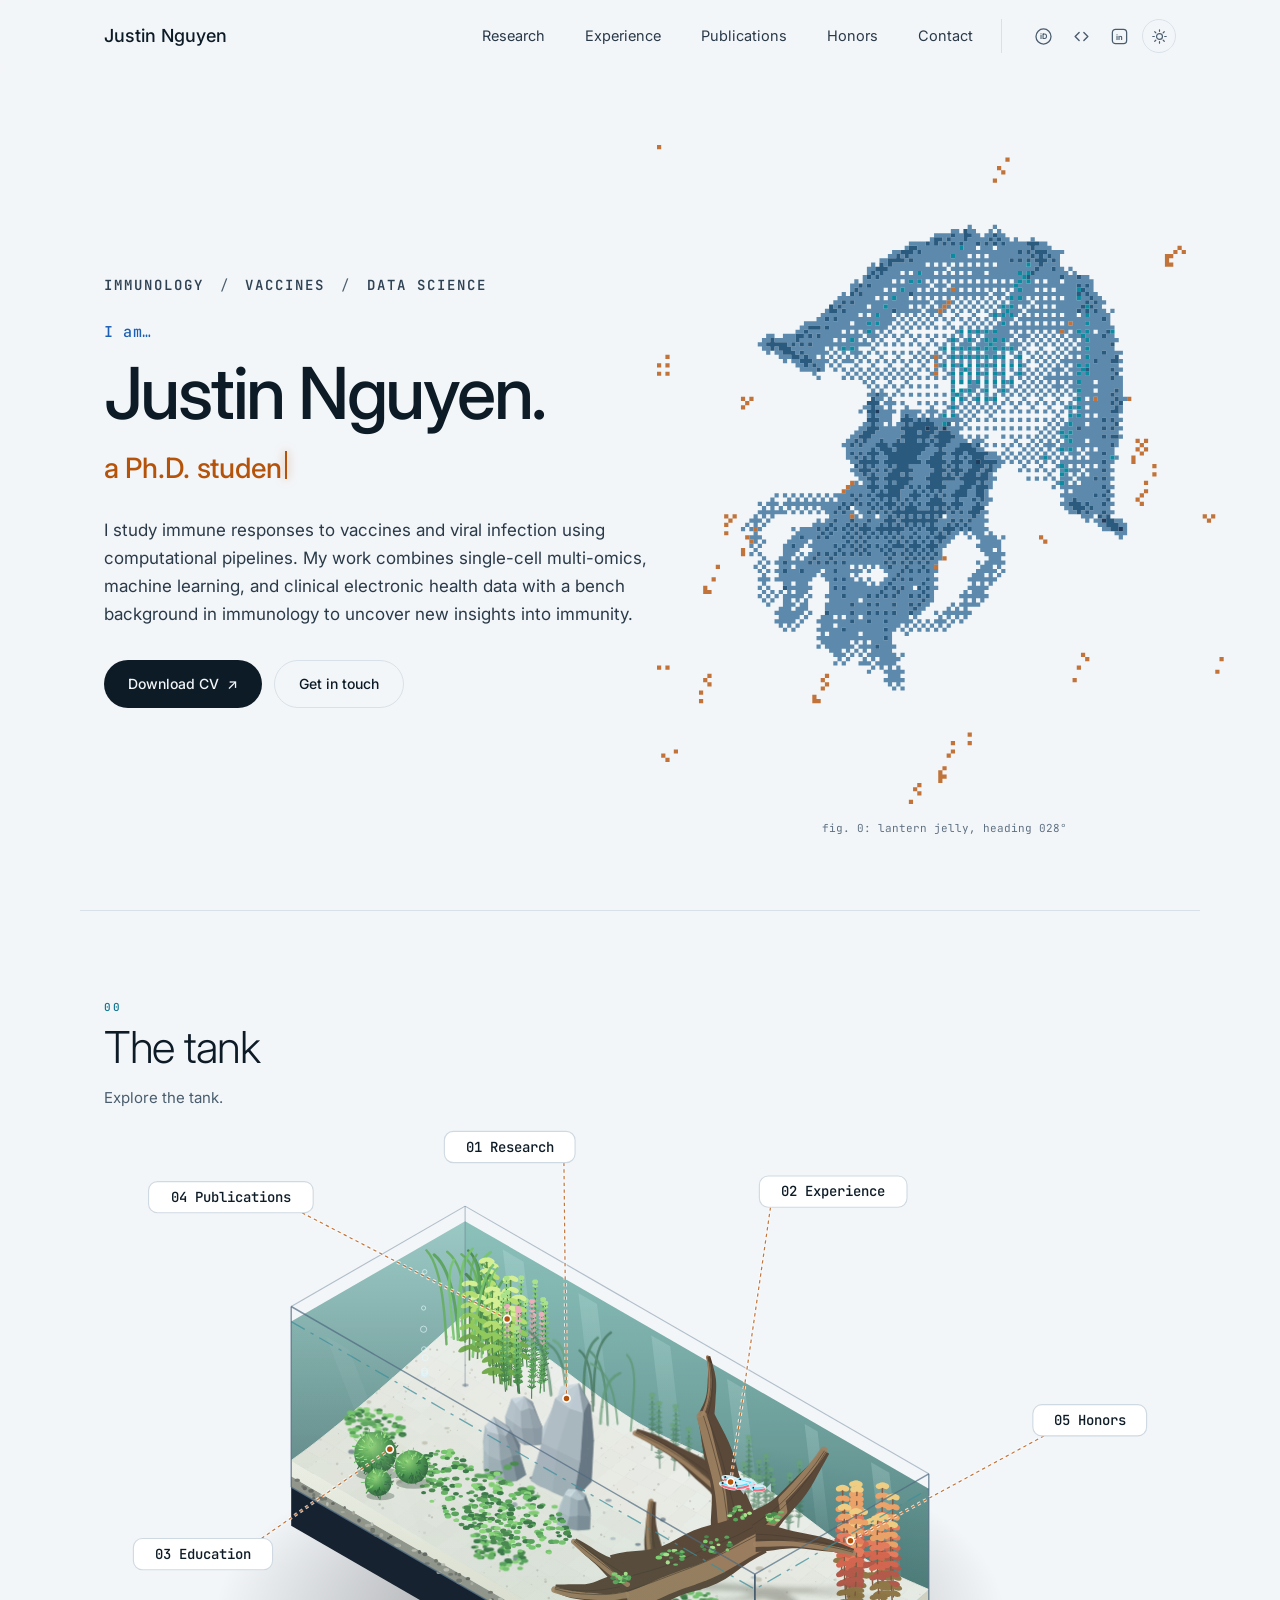
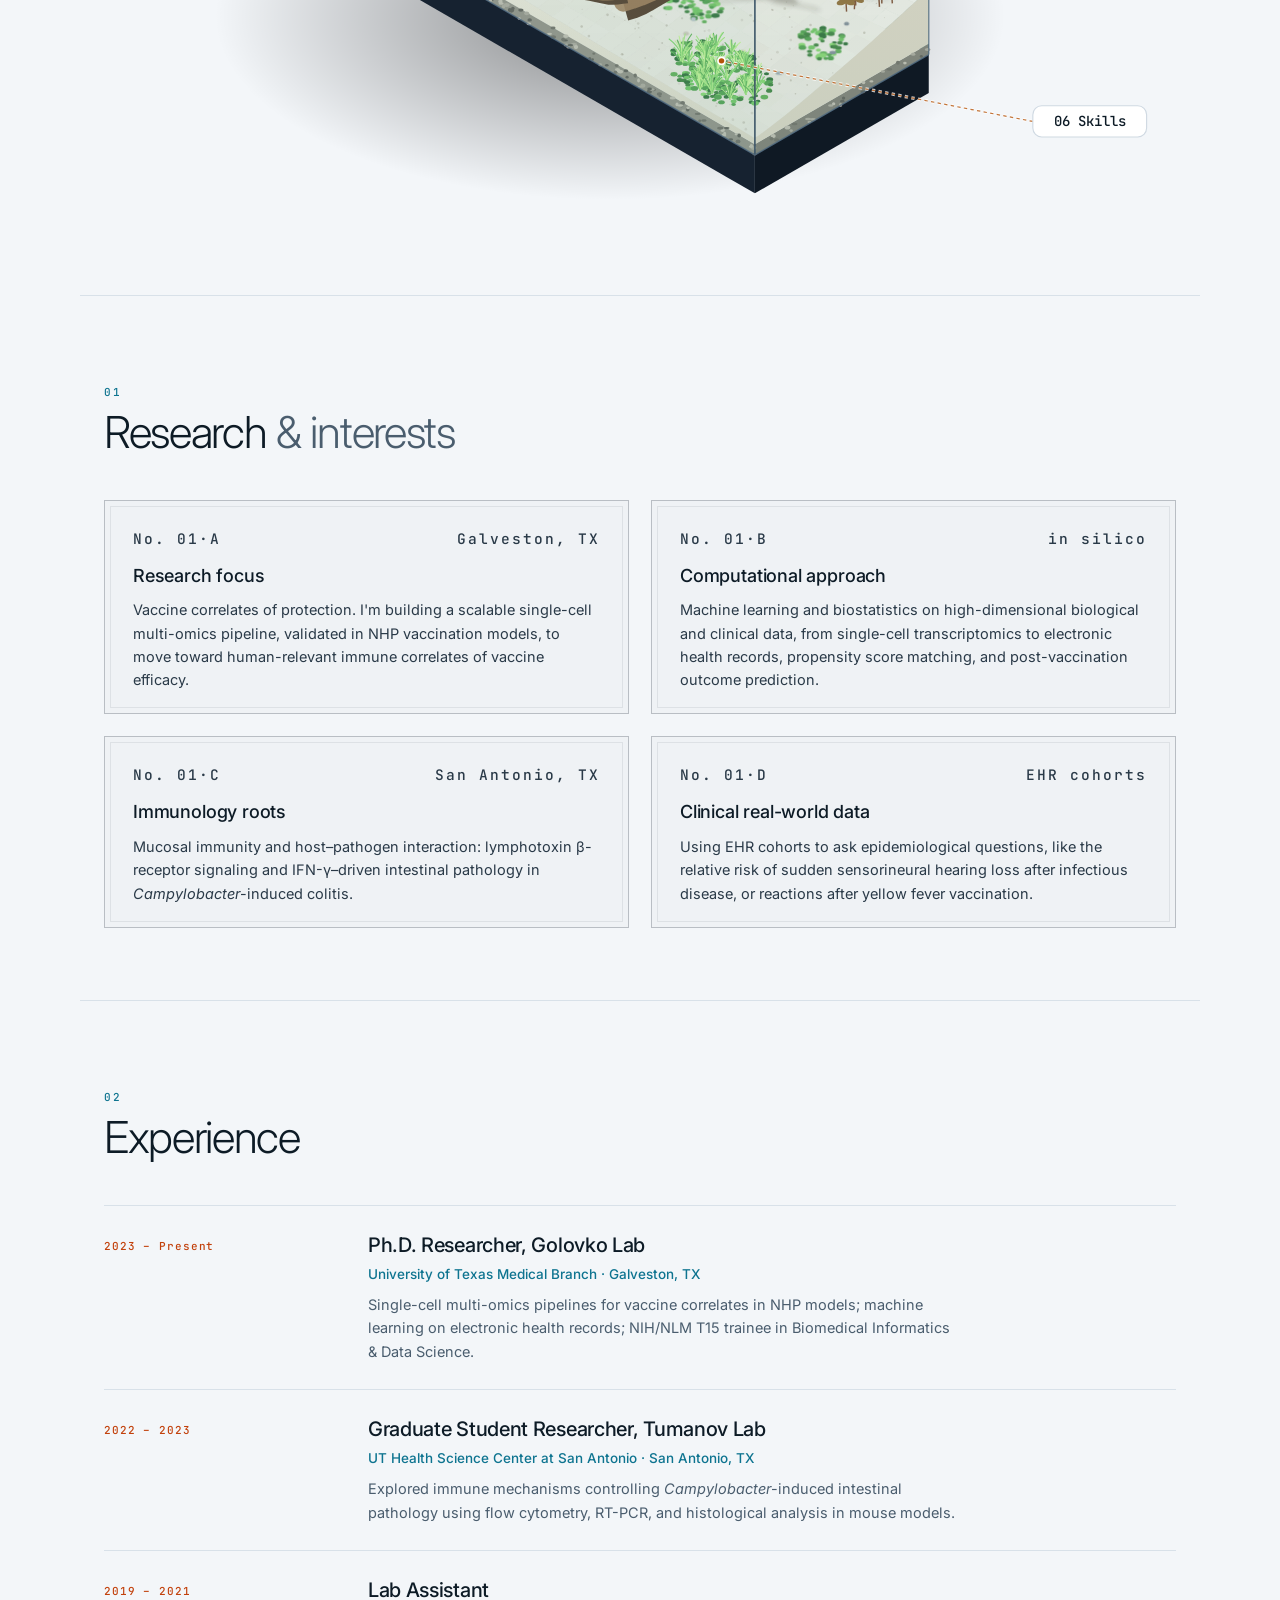
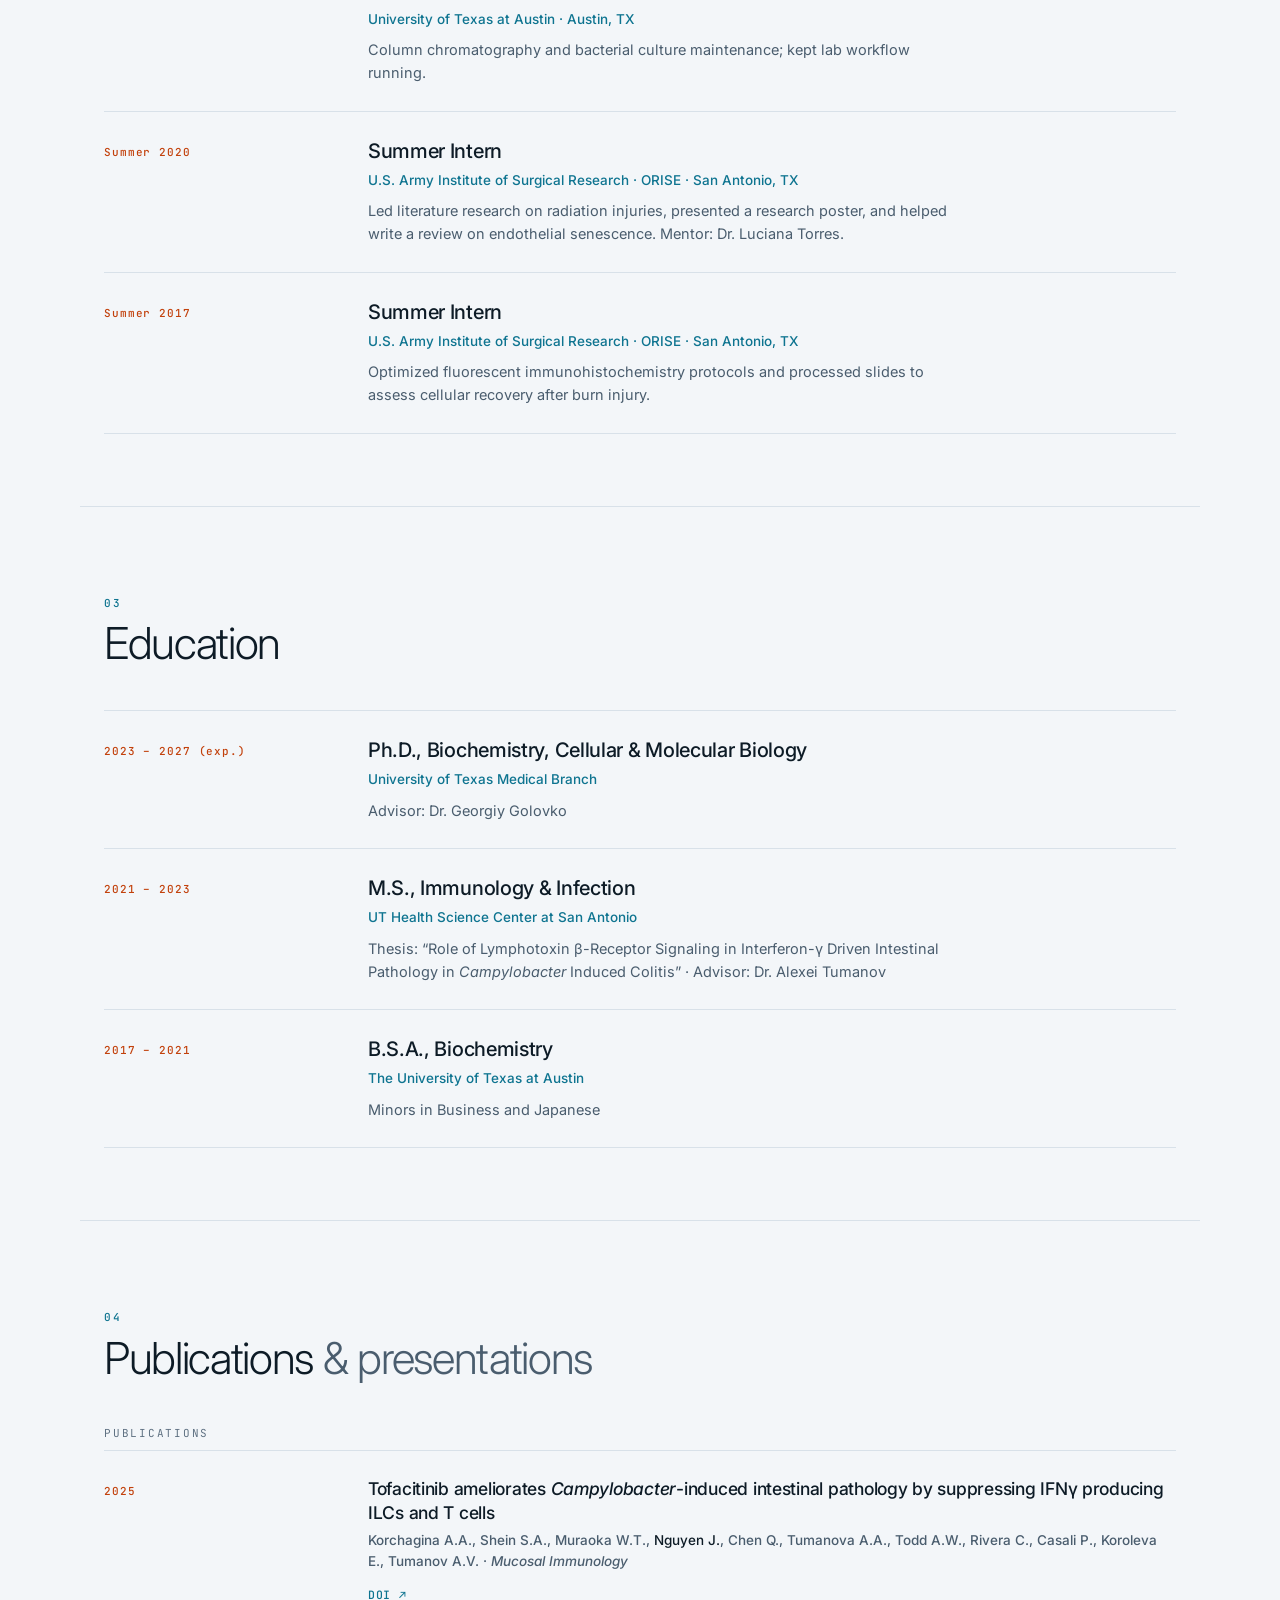
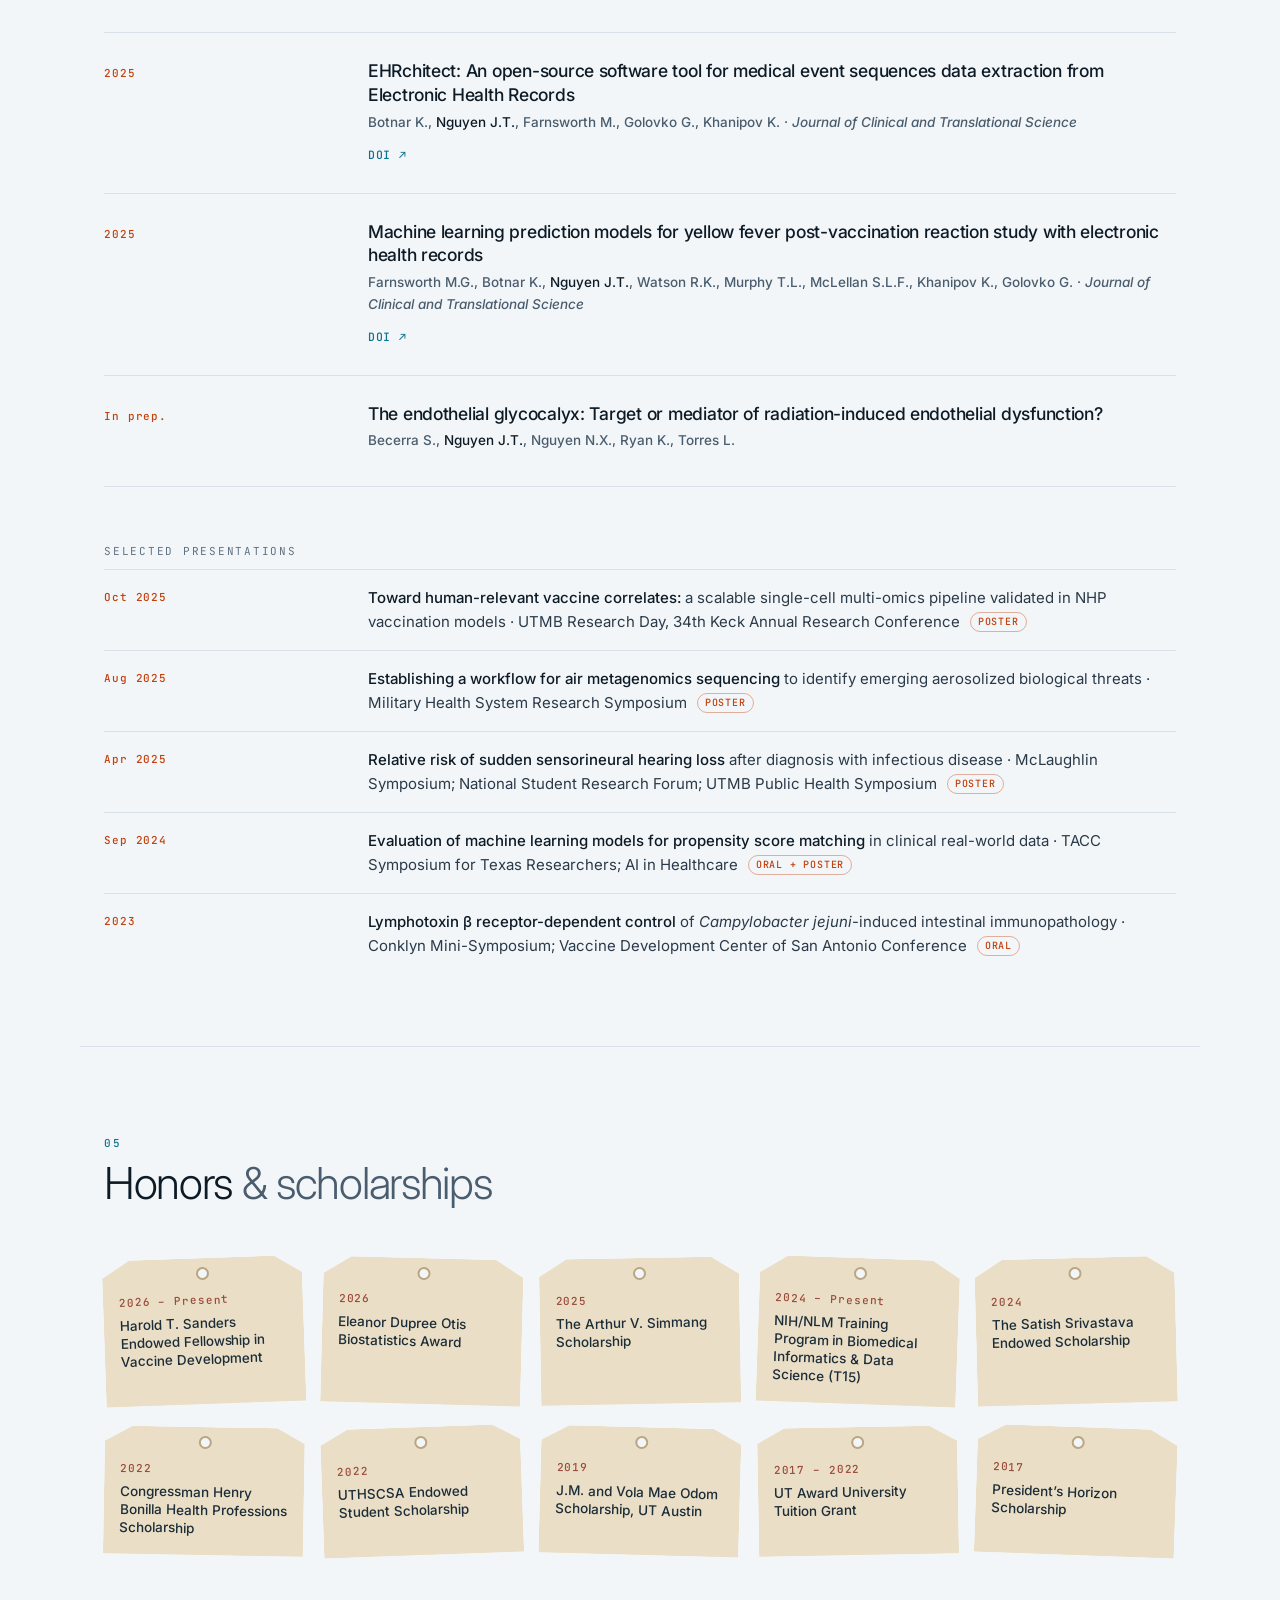
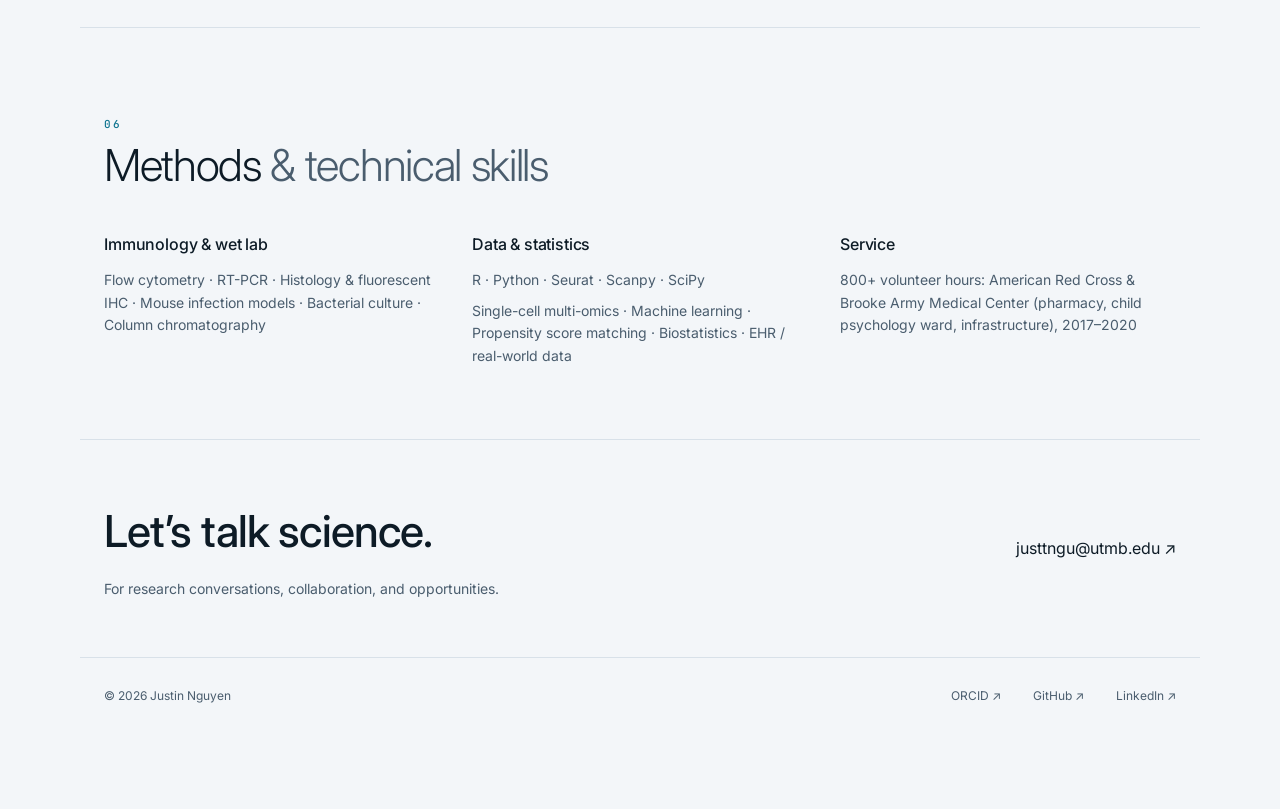
<file: index.html>
<!doctype html>
<html lang="en">
<head>
  <meta charset="utf-8">
  <meta name="viewport" content="width=device-width, initial-scale=1">
  <title>Justin Nguyen | Immunology & Data Science</title>
  <meta name="description" content="Justin Nguyen, Ph.D. student at UTMB working at the intersection of immunology, vaccine research, and data science.">
  <meta name="color-scheme" content="dark light">
  <!-- browser toolbar colour on phones follows the theme -->
  <meta name="theme-color" content="#0a131c" media="(prefers-color-scheme: dark)">
  <meta name="theme-color" content="#f3f6f9" media="(prefers-color-scheme: light)">
  <link rel="canonical" href="https://justwhen.github.io/">
  <!-- link previews (Slack, LinkedIn, iMessage, X) -->
  <meta property="og:type" content="website">
  <meta property="og:url" content="https://justwhen.github.io/">
  <meta property="og:title" content="Justin Nguyen | Immunology & Data Science">
  <meta property="og:description" content="Ph.D. student at UTMB working at the intersection of immunology, vaccine research, and data science.">
  <meta name="twitter:card" content="summary">
  <!-- inline icon: no extra request (and no 404 for /favicon.ico) -->
  <link rel="icon" href="data:image/svg+xml,%3Csvg xmlns='http://www.w3.org/2000/svg' viewBox='0 0 32 32'%3E%3Crect width='32' height='32' rx='7' fill='%230a131c'/%3E%3Cpath d='M6 17c0-6 4.5-10 10-10s10 4 10 10c-2.2-1-3.6-1-5 0-1.6-1-3.4-1-5 0-1.6-1-3.4-1-5 0-1.4-1-2.8-1-5 0z' fill='%23a9c6f5'/%3E%3Ccircle cx='16' cy='13' r='2.6' fill='%23f4c977'/%3E%3Cpath d='M11 19v6M16 19v7M21 19v6' stroke='%238af2ff' stroke-width='1.6' stroke-linecap='round'/%3E%3C/svg%3E">
  <!-- pick the theme before anything paints: saved choice, else the visitor's system setting -->
  <script>
    (function () {
      var t = null;
      try { t = localStorage.getItem('theme'); } catch (e) {}
      var q = new URLSearchParams(location.search).get('theme');
      if (q === 'light' || q === 'dark') t = q;
      if (t !== 'light' && t !== 'dark') t = window.matchMedia('(prefers-color-scheme: light)').matches ? 'light' : 'dark';
      document.documentElement.setAttribute('data-theme', t);
      document.documentElement.classList.add('js');   // scripts can run: loading placeholders are worth showing
    })();
  </script>
  <link rel="preconnect" href="https://fonts.googleapis.com">
  <link rel="preconnect" href="https://fonts.gstatic.com" crossorigin>
  <!-- fonts load without blocking the first paint; text shows in a system font until they arrive -->
  <link rel="preload" as="style" href="https://fonts.googleapis.com/css2?family=Inter:wght@300;400;500;600&family=JetBrains+Mono:wght@400;500;600&display=swap" onload="this.onload=null;this.rel='stylesheet'">
  <noscript><link rel="stylesheet" href="https://fonts.googleapis.com/css2?family=Inter:wght@300;400;500;600&family=JetBrains+Mono:wght@400;500;600&display=swap"></noscript>
  <link rel="stylesheet" href="assets/css/style.css?v=43">
</head>
<body>
  <a class="skip-link" href="#top">Skip to content</a>
  <header class="site-header">
    <div class="wrap header-inner">
      <a class="brand" href="#top">Justin Nguyen</a>
      <nav class="nav" aria-label="Primary">
        <a href="#research">Research</a>
        <a href="#experience">Experience</a>
        <a href="#publications">Publications</a>
        <a href="#honors">Honors</a>
        <a href="#contact">Contact</a>
      </nav>
      <nav class="profiles" aria-label="Profiles">
        <a href="https://orcid.org/0009-0009-0448-7016" target="_blank" rel="noopener" aria-label="ORCID" title="ORCID">
          <svg viewBox="0 0 24 24" aria-hidden="true"><circle cx="12" cy="12" r="9.5" fill="none" stroke="currentColor" stroke-width="1.6"/><text x="12" y="15.6" text-anchor="middle" font-size="9.5" font-weight="700" font-family="Inter, sans-serif" fill="currentColor">iD</text></svg>
        </a>
        <a href="https://github.com/justwhen" target="_blank" rel="noopener" aria-label="GitHub" title="GitHub">
          <svg viewBox="0 0 24 24" aria-hidden="true"><path d="M9 7 4 12l5 5M15 7l5 5-5 5" fill="none" stroke="currentColor" stroke-width="1.8" stroke-linecap="round" stroke-linejoin="round"/></svg>
        </a>
        <a href="https://www.linkedin.com/in/justin-nguyen-982030175/" target="_blank" rel="noopener" aria-label="LinkedIn" title="LinkedIn">
          <svg viewBox="0 0 24 24" aria-hidden="true"><rect x="3" y="3" width="18" height="18" rx="4" fill="none" stroke="currentColor" stroke-width="1.6"/><text x="12" y="16.2" text-anchor="middle" font-size="9.5" font-weight="700" font-family="Inter, sans-serif" fill="currentColor">in</text></svg>
        </a>
      </nav>
      <button class="theme-toggle" id="theme-toggle" type="button" aria-label="Switch to light mode" title="Switch to light mode">
        <svg class="moon" viewBox="0 0 24 24" aria-hidden="true"><path d="M20 14.5A8 8 0 1 1 9.5 4a6.5 6.5 0 0 0 10.5 10.5Z" fill="none" stroke="currentColor" stroke-width="1.7" stroke-linejoin="round"/></svg>
        <svg class="sun" viewBox="0 0 24 24" aria-hidden="true"><circle cx="12" cy="12" r="4.2" fill="none" stroke="currentColor" stroke-width="1.7"/><path d="M12 2.5v2.2M12 19.3v2.2M2.5 12h2.2M19.3 12h2.2M5.3 5.3l1.6 1.6M17.1 17.1l1.6 1.6M5.3 18.7l1.6-1.6M17.1 6.9l1.6-1.6" stroke="currentColor" stroke-width="1.7" stroke-linecap="round"/></svg>
      </button>
    </div>
  </header>

  <main id="top" tabindex="-1">
    <!-- ───────────────────────── HERO ───────────────────────── -->
    <section class="hero wrap">
      <div class="hero-text">
        <p class="eyebrow">Immunology <span>/</span> Vaccines <span>/</span> Data science</p>
        <h1><span class="iam" aria-hidden="true">I am…</span>Justin Nguyen.</h1>
        <!-- role phrases cycle via assets/js/typewriter.js (edit the list there) -->
        <p class="roles">
          <span class="sr-only">Immunologist, Ph.D. student at UTMB, vaccine researcher, NIH/NLM trainee.</span>
          <span class="typed" id="typed" aria-hidden="true">an immunologist</span><span class="caret" aria-hidden="true"></span>
        </p>
        <p class="lede">
          I study immune responses to vaccines and viral infection using computational pipelines.
          My work combines single-cell multi-omics, machine learning, and clinical electronic health
          data with a bench background in immunology to uncover new insights into immunity.
        </p>
        <div class="hero-actions">
          <a class="btn" href="assets/Justin_Nguyen_CV.pdf" target="_blank" rel="noopener" title="PDF, 223 KB · opens in a new tab" aria-label="Download CV (PDF, 223 KB, opens in a new tab)">Download CV <span aria-hidden="true">↗</span></a>
          <a class="btn btn-ghost" href="#contact">Get in touch</a>
        </div>
      </div>

      <figure class="hero-art" aria-hidden="true">
        <div class="ascii-stack">
          <pre id="jelly-body" class="ascii ascii-body"></pre>
          <pre id="jelly-glow" class="ascii ascii-glow"></pre>
          <pre id="jelly-gold" class="ascii ascii-gold"></pre>
        </div>
        <figcaption class="ascii-caption">fig. 0: lantern jelly, heading 028°</figcaption>
      </figure>
    </section>

    <!-- ───────────────────────── THE TANK (interactive map) ───────────────────────── -->
    <section id="tank-section" class="section wrap tank-section">
      <div class="tank-intro">
        <header class="section-head"><span class="num">00</span><h2>The tank</h2></header>
        <p class="tank-lede">Explore the tank.</p>
      </div>

      <figure class="tank" aria-label="Interactive aquarium: each element links to a section of the page">
        <div id="tank"></div>
      </figure>

      <!-- legend doubles as navigation (and is the main menu on small screens) -->
    </section>

    <!-- ───────────────────────── 01 RESEARCH ───────────────────────── -->
    <section id="research" class="section wrap">
      <header class="section-head"><span class="num">01</span><h2>Research <em>&amp; interests</em></h2></header>
      <div class="cards specimens">
        <article class="card">
          <p class="cat"><span>No. 01·A</span><span>Galveston, TX</span></p>
          <h3>Research focus</h3>
          <p>Vaccine correlates of protection. I'm building a scalable single-cell multi-omics
          pipeline, validated in NHP vaccination models, to move toward human-relevant
          immune correlates of vaccine efficacy.</p>
        </article>
        <article class="card">
          <p class="cat"><span>No. 01·B</span><span>in silico</span></p>
          <h3>Computational approach</h3>
          <p>Machine learning and biostatistics on high-dimensional biological and clinical data,
          from single-cell transcriptomics to electronic health records, propensity score
          matching, and post-vaccination outcome prediction.</p>
        </article>
        <article class="card">
          <p class="cat"><span>No. 01·C</span><span>San Antonio, TX</span></p>
          <h3>Immunology roots</h3>
          <p>Mucosal immunity and host–pathogen interaction: lymphotoxin β-receptor signaling and
          IFN-γ–driven intestinal pathology in <em>Campylobacter</em>-induced colitis.</p>
        </article>
        <article class="card">
          <p class="cat"><span>No. 01·D</span><span>EHR cohorts</span></p>
          <h3>Clinical real-world data</h3>
          <p>Using EHR cohorts to ask epidemiological questions, like the relative risk of
          sudden sensorineural hearing loss after infectious disease, or reactions after
          yellow fever vaccination.</p>
        </article>
      </div>
    </section>

    <!-- ───────────────────────── 02 EXPERIENCE ───────────────────────── -->
    <section id="experience" class="section wrap">
      <header class="section-head"><span class="num">02</span><h2>Experience</h2></header>
      <ol class="timeline">
        <li>
          <p class="when">2023 – Present</p>
          <div>
            <h3>Ph.D. Researcher, Golovko Lab</h3>
            <p class="where">University of Texas Medical Branch · Galveston, TX</p>
            <p class="desc">Single-cell multi-omics pipelines for vaccine correlates in NHP models; machine
            learning on electronic health records; NIH/NLM T15 trainee in Biomedical Informatics &amp; Data Science.</p>
          </div>
        </li>
        <li>
          <p class="when">2022 – 2023</p>
          <div>
            <h3>Graduate Student Researcher, Tumanov Lab</h3>
            <p class="where">UT Health Science Center at San Antonio · San Antonio, TX</p>
            <p class="desc">Explored immune mechanisms controlling <em>Campylobacter</em>-induced intestinal pathology
            using flow cytometry, RT-PCR, and histological analysis in mouse models.</p>
          </div>
        </li>
        <li>
          <p class="when">2019 – 2021</p>
          <div>
            <h3>Lab Assistant</h3>
            <p class="where">University of Texas at Austin · Austin, TX</p>
            <p class="desc">Column chromatography and bacterial culture maintenance; kept lab workflow running.</p>
          </div>
        </li>
        <li>
          <p class="when">Summer 2020</p>
          <div>
            <h3>Summer Intern</h3>
            <p class="where">U.S. Army Institute of Surgical Research · ORISE · San Antonio, TX</p>
            <p class="desc">Led literature research on radiation injuries, presented a research poster, and helped
            write a review on endothelial senescence. Mentor: Dr. Luciana Torres.</p>
          </div>
        </li>
        <li>
          <p class="when">Summer 2017</p>
          <div>
            <h3>Summer Intern</h3>
            <p class="where">U.S. Army Institute of Surgical Research · ORISE · San Antonio, TX</p>
            <p class="desc">Optimized fluorescent immunohistochemistry protocols and processed slides to assess
            cellular recovery after burn injury.</p>
          </div>
        </li>
      </ol>
    </section>

    <!-- ───────────────────────── 03 EDUCATION ───────────────────────── -->
    <section id="education" class="section wrap">
      <header class="section-head"><span class="num">03</span><h2>Education</h2></header>
      <ol class="timeline">
        <li>
          <p class="when">2023 – 2027 (exp.)</p>
          <div>
            <h3>Ph.D., Biochemistry, Cellular &amp; Molecular Biology</h3>
            <p class="where">University of Texas Medical Branch</p>
            <p class="desc">Advisor: Dr. Georgiy Golovko</p>
          </div>
        </li>
        <li>
          <p class="when">2021 – 2023</p>
          <div>
            <h3>M.S., Immunology &amp; Infection</h3>
            <p class="where">UT Health Science Center at San Antonio</p>
            <p class="desc">Thesis: “Role of Lymphotoxin β-Receptor Signaling in Interferon-γ Driven Intestinal
            Pathology in <em>Campylobacter</em> Induced Colitis” · Advisor: Dr. Alexei Tumanov</p>
          </div>
        </li>
        <li>
          <p class="when">2017 – 2021</p>
          <div>
            <h3>B.S.A., Biochemistry</h3>
            <p class="where">The University of Texas at Austin</p>
            <p class="desc">Minors in Business and Japanese</p>
          </div>
        </li>
      </ol>
    </section>

    <!-- ───────────────────────── 04 PUBLICATIONS ───────────────────────── -->
    <section id="publications" class="section wrap">
      <header class="section-head"><span class="num">04</span><h2>Publications <em>&amp; presentations</em></h2></header>

      <h3 class="subhead">Publications</h3>
      <ol class="timeline pubs">
        <li>
          <p class="when">2025</p>
          <div>
            <h3>Tofacitinib ameliorates <em>Campylobacter</em>-induced intestinal pathology by suppressing IFNγ producing ILCs and T cells</h3>
            <p class="where">Korchagina A.A., Shein S.A., Muraoka W.T., <strong>Nguyen J.</strong>, Chen Q., Tumanova A.A., Todd A.W., Rivera C., Casali P., Koroleva E., Tumanov A.V. · <em>Mucosal Immunology</em></p>
            <a class="link" href="https://doi.org/10.1016/j.mucimm.2025.06.010" target="_blank" rel="noopener">DOI ↗</a>
          </div>
        </li>
        <li>
          <p class="when">2025</p>
          <div>
            <h3>EHRchitect: An open-source software tool for medical event sequences data extraction from Electronic Health Records</h3>
            <p class="where">Botnar K., <strong>Nguyen J.T.</strong>, Farnsworth M., Golovko G., Khanipov K. · <em>Journal of Clinical and Translational Science</em></p>
            <a class="link" href="https://doi.org/10.1017/cts.2025.55" target="_blank" rel="noopener">DOI ↗</a>
          </div>
        </li>
        <li>
          <p class="when">2025</p>
          <div>
            <h3>Machine learning prediction models for yellow fever post-vaccination reaction study with electronic health records</h3>
            <p class="where">Farnsworth M.G., Botnar K., <strong>Nguyen J.T.</strong>, Watson R.K., Murphy T.L., McLellan S.L.F., Khanipov K., Golovko G. · <em>Journal of Clinical and Translational Science</em></p>
            <a class="link" href="https://doi.org/10.1017/cts.2026.10754" target="_blank" rel="noopener">DOI ↗</a>
          </div>
        </li>
        <li>
          <p class="when">In prep.</p>
          <div>
            <h3>The endothelial glycocalyx: Target or mediator of radiation-induced endothelial dysfunction?</h3>
            <p class="where">Becerra S., <strong>Nguyen J.T.</strong>, Nguyen N.X., Ryan K., Torres L.</p>
          </div>
        </li>
      </ol>

      <h3 class="subhead">Selected presentations</h3>
      <ul class="talks">
        <li><span class="when">Oct 2025</span><span><strong>Toward human-relevant vaccine correlates:</strong> a scalable single-cell multi-omics pipeline validated in NHP vaccination models · UTMB Research Day, 34th Keck Annual Research Conference <span class="tag">Poster</span></span></li>
        <li><span class="when">Aug 2025</span><span><strong>Establishing a workflow for air metagenomics sequencing</strong> to identify emerging aerosolized biological threats · Military Health System Research Symposium <span class="tag">Poster</span></span></li>
        <li><span class="when">Apr 2025</span><span><strong>Relative risk of sudden sensorineural hearing loss</strong> after diagnosis with infectious disease · McLaughlin Symposium; National Student Research Forum; UTMB Public Health Symposium <span class="tag">Poster</span></span></li>
        <li><span class="when">Sep 2024</span><span><strong>Evaluation of machine learning models for propensity score matching</strong> in clinical real-world data · TACC Symposium for Texas Researchers; AI in Healthcare <span class="tag">Oral + Poster</span></span></li>
        <li><span class="when">2023</span><span><strong>Lymphotoxin β receptor-dependent control</strong> of <em>Campylobacter jejuni</em>-induced intestinal immunopathology · Conklyn Mini-Symposium; Vaccine Development Center of San Antonio Conference <span class="tag">Oral</span></span></li>
      </ul>
    </section>

    <!-- ───────────────────────── 05 HONORS ───────────────────────── -->
    <section id="honors" class="section wrap">
      <header class="section-head"><span class="num">05</span><h2>Honors <em>&amp; scholarships</em></h2></header>
      <ul class="spec-tags">
        <li class="spec-tag" style="--r:-2deg"><span class="when">2026 – Present</span><span>Harold T. Sanders Endowed Fellowship in Vaccine Development</span></li>
        <li class="spec-tag" style="--r:1.5deg"><span class="when">2026</span><span>Eleanor Dupree Otis Biostatistics Award</span></li>
        <li class="spec-tag" style="--r:-1deg"><span class="when">2025</span><span>The Arthur V. Simmang Scholarship</span></li>
        <li class="spec-tag" style="--r:2deg"><span class="when">2024 – Present</span><span>NIH/NLM Training Program in Biomedical Informatics &amp; Data Science (T15)</span></li>
        <li class="spec-tag" style="--r:-1.5deg"><span class="when">2024</span><span>The Satish Srivastava Endowed Scholarship</span></li>
        <li class="spec-tag" style="--r:1deg"><span class="when">2022</span><span>Congressman Henry Bonilla Health Professions Scholarship</span></li>
        <li class="spec-tag" style="--r:-2deg"><span class="when">2022</span><span>UTHSCSA Endowed Student Scholarship</span></li>
        <li class="spec-tag" style="--r:1.5deg"><span class="when">2019</span><span>J.M. and Vola Mae Odom Scholarship, UT Austin</span></li>
        <li class="spec-tag" style="--r:-1deg"><span class="when">2017 – 2022</span><span>UT Award University Tuition Grant</span></li>
        <li class="spec-tag" style="--r:2deg"><span class="when">2017</span><span>President’s Horizon Scholarship</span></li>
      </ul>
    </section>

    <!-- ───────────────────────── 06 SKILLS ───────────────────────── -->
    <section id="skills" class="section wrap">
      <header class="section-head"><span class="num">06</span><h2>Methods <em>&amp; technical skills</em></h2></header>
      <div class="skills">
        <div>
          <h3>Immunology &amp; wet lab</h3>
          <p>Flow cytometry · RT-PCR · Histology &amp; fluorescent IHC · Mouse infection models · Bacterial culture · Column chromatography</p>
        </div>
        <div>
          <h3>Data &amp; statistics</h3>
          <p>R · Python · Seurat · Scanpy · SciPy</p>
          <p>Single-cell multi-omics · Machine learning · Propensity score matching · Biostatistics · EHR / real-world data</p>
        </div>
        <div>
          <h3>Service</h3>
          <p>800+ volunteer hours: American Red Cross &amp; Brooke Army Medical Center (pharmacy, child psychology ward, infrastructure), 2017–2020</p>
        </div>
      </div>
    </section>

    <!-- ───────────────────────── CONTACT ───────────────────────── -->
    <section id="contact" class="contact wrap">
      <div>
        <h2>Let’s talk science.</h2>
        <p>For research conversations, collaboration, and opportunities.</p>
      </div>
      <a class="email" href="mailto:justtngu@utmb.edu">justtngu@utmb.edu <span aria-hidden="true">↗</span></a>
    </section>
  </main>

  <footer class="site-footer wrap">
    <p>© <span id="year">2026</span> Justin Nguyen</p>
    <nav class="social" aria-label="Profiles">
      <a href="https://orcid.org/0009-0009-0448-7016" target="_blank" rel="noopener">ORCID ↗</a>
      <a href="https://github.com/justwhen" target="_blank" rel="noopener">GitHub ↗</a>
      <a href="https://www.linkedin.com/in/justin-nguyen-982030175/" target="_blank" rel="noopener">LinkedIn ↗</a>
    </nav>
  </footer>

  <!-- floating back-to-top bubble -->
  <button id="to-top" class="to-top" type="button" aria-label="Back to top" title="Back to top">
    <span class="bubbles" aria-hidden="true"></span>
    <svg viewBox="0 0 24 24" aria-hidden="true"><path d="M12 18V6M6.5 11.5 12 6l5.5 5.5" fill="none" stroke="currentColor" stroke-width="1.8" stroke-linecap="round" stroke-linejoin="round"/></svg>
  </button>

  <script src="assets/js/jelly-styles.js?v=5"></script>
  <script src="assets/js/jellyfish.js?v=33"></script>
  <script src="assets/js/typewriter.js?v=31"></script>
  <script src="assets/js/aquarium.js?v=11"></script>
  <script src="assets/js/totop.js?v=2"></script>
  <script src="assets/js/theme.js?v=1"></script>
  <script>document.getElementById('year').textContent = new Date().getFullYear();</script>
</body>
</html>
</file>
<file: assets/css/style.css>
/* fallback faces tuned to the web fonts' proportions, so the font swap doesn't move anything */
@font-face { font-family: "Inter Fallback"; src: local("Arial"), local("Helvetica"), local("Liberation Sans");
  size-adjust: 107.6%; ascent-override: 90.2%; descent-override: 22.5%; line-gap-override: 0%; }
@font-face { font-family: "JetBrains Mono Fallback"; src: local("Courier New"), local("Courier"), local("Liberation Mono");
  size-adjust: 100%; ascent-override: 102%; descent-override: 30%; line-gap-override: 0%; }

:root {
  color-scheme: dark;
  --bg: #0a131c;          /* deep night navy */
  --bg-raised: #101d29;
  --line: #1b2b3a;
  --text: #eef2f6;
  --text-2: #dbe4ec;      /* secondary body text */
  --muted: #b4c3d1;
  --faint: #9cafc1;
  --eyebrow: #dbe4ec;
  --accent: #f4c977;      /* gold */
  --accent-2: #8fb6dc;
  --coral: #f2917f;
  --cream: #efe6d4;
  --cyan: #8af2ff;
  --accent-rgb: 244, 201, 119;
  --cyan-rgb: 138, 242, 255;
  --edge-rgb: 239, 230, 212;   /* specimen-card hairlines */
  --card-title: var(--cream);
  --tag-bg: #efe6d4; --tag-ink: #1c2c38; --tag-year: #8a5a4f; --tag-ring: #c9b99a;
  --jelly-body: linear-gradient(170deg, #f4fbff 0%, #d2e6ff 32%, #a9c6f5 62%, #86cfee 100%);
  --jelly-halo: drop-shadow(0 0 10px rgba(150, 200, 255, 0.26));
  --jelly-glow: #8af2ff; --jelly-glow-rgb: 138, 242, 255; --jelly-glow2-rgb: 90, 220, 255;
  --jelly-gold: #f4c977;
  --glyph-bit: #c9c4ff;
  --call-bg: #101d29; --call-edge: #263848; --call-text: #e6edf4; --call-hot-bg: #14253a;
  --call-halo: rgba(8, 15, 22, 0.45); --call-ring: #0a131c;
  --bubble-core: rgba(10, 19, 28, 0.88); --bubble-hover: #ffffff; --drop-rgb: 0, 0, 0;
  --sans: "Inter", "Inter Fallback", system-ui, -apple-system, "Segoe UI", sans-serif;
  --mono: "JetBrains Mono", "JetBrains Mono Fallback", ui-monospace, "Cascadia Mono", Consolas, monospace;
  --maxw: 1120px;
}
/* light theme: chosen by the toggle, or by the system setting before the page's script runs */
:root[data-theme="light"] {
  color-scheme: light;
  --bg: #f3f6f9;
  --bg-raised: #ffffff;
  --line: #d8e1e9;
  --text: #0d1b26;
  --text-2: #2a3a48;
  --muted: #4a5d6e;
  --faint: #5f7182;
  --eyebrow: #2f4253;
  --accent: #b45309;
  --accent-2: #1d5fb4;
  --coral: #c2410c;
  --cream: #f4ecdc;
  --cyan: #0e7490;
  --accent-rgb: 180, 83, 9;
  --cyan-rgb: 14, 116, 144;
  --edge-rgb: 13, 27, 38;
  --card-title: #0d1b26;
  --tag-bg: #eadfc6; --tag-ink: #1c2c38; --tag-year: #9a4a3a; --tag-ring: #b9a682;
  --jelly-body: linear-gradient(170deg, #1f3b5c 0%, #2a557c 32%, #2f6f8e 62%, #2f8ea3 100%);
  --jelly-halo: drop-shadow(0 0 8px rgba(47, 111, 142, 0.16));
  --jelly-glow: #0b8aa0; --jelly-glow-rgb: 11, 138, 160; --jelly-glow2-rgb: 47, 111, 142;
  --jelly-gold: #b45309;
  --glyph-bit: #2f6f8e;
  --call-bg: #ffffff; --call-edge: #cfd9e2; --call-text: #0d1b26; --call-hot-bg: #fff8e8;
  --call-halo: rgba(255, 255, 255, 0.75); --call-ring: #ffffff;
  --bubble-core: rgba(243, 246, 249, 0.92); --bubble-hover: #0d1b26; --drop-rgb: 13, 27, 38;
}
@media (prefers-color-scheme: light) {
  :root:not([data-theme]) {
  color-scheme: light;
  --bg: #f3f6f9;
  --bg-raised: #ffffff;
  --line: #d8e1e9;
  --text: #0d1b26;
  --text-2: #2a3a48;
  --muted: #4a5d6e;
  --faint: #5f7182;
  --eyebrow: #2f4253;
  --accent: #b45309;
  --accent-2: #1d5fb4;
  --coral: #c2410c;
  --cream: #f4ecdc;
  --cyan: #0e7490;
  --accent-rgb: 180, 83, 9;
  --cyan-rgb: 14, 116, 144;
  --edge-rgb: 13, 27, 38;
  --card-title: #0d1b26;
  --tag-bg: #eadfc6; --tag-ink: #1c2c38; --tag-year: #9a4a3a; --tag-ring: #b9a682;
  --jelly-body: linear-gradient(170deg, #1f3b5c 0%, #2a557c 32%, #2f6f8e 62%, #2f8ea3 100%);
  --jelly-halo: drop-shadow(0 0 8px rgba(47, 111, 142, 0.16));
  --jelly-glow: #0b8aa0; --jelly-glow-rgb: 11, 138, 160; --jelly-glow2-rgb: 47, 111, 142;
  --jelly-gold: #b45309;
  --glyph-bit: #2f6f8e;
  --call-bg: #ffffff; --call-edge: #cfd9e2; --call-text: #0d1b26; --call-hot-bg: #fff8e8;
  --call-halo: rgba(255, 255, 255, 0.75); --call-ring: #ffffff;
  --bubble-core: rgba(243, 246, 249, 0.92); --bubble-hover: #0d1b26; --drop-rgb: 13, 27, 38;
  }
}

*, *::before, *::after { box-sizing: border-box; }
html { scroll-behavior: smooth; scroll-padding-top: 80px; }
body {
  margin: 0;
  background: var(--bg);
  color: var(--text);
  font-family: var(--sans);
  font-size: 16px;
  line-height: 1.6;
  -webkit-font-smoothing: antialiased;
}
a { color: inherit; text-decoration: none; }
a:hover { color: var(--accent); }
em { font-style: italic; }
h1, h2, h3 { font-weight: 500; margin: 0; letter-spacing: -0.01em; }

.wrap { max-width: var(--maxw); margin: 0 auto; padding: 0 24px; }

/* ── header ── */
.site-header {
  position: sticky; top: 0; z-index: 10;
  background: color-mix(in srgb, var(--bg) 82%, transparent);
  -webkit-backdrop-filter: blur(10px);
  backdrop-filter: blur(10px);
  border-bottom: 1px solid transparent;
}
.header-inner { display: flex; align-items: center; justify-content: space-between; height: 72px; }
.brand { font-size: 18px; font-weight: 500; }
.nav { display: flex; gap: 40px; font-size: 14.5px; color: var(--text-2); margin-left: auto; }
/* profile icons (Scholar, ORCID, GitHub, LinkedIn) at the right of the top bar */
.profiles { display: flex; align-items: center; gap: 4px; margin-left: 28px; padding-left: 24px; border-left: 1px solid var(--line); }
.profiles a { display: grid; place-items: center; width: 34px; height: 34px; border-radius: 8px; color: var(--muted); transition: color .15s ease, background .15s ease; }
.profiles a:hover, .profiles a:focus-visible { color: var(--accent); background: var(--bg-raised); }
.profiles svg { width: 19px; height: 19px; }
/* light/dark switch */
.theme-toggle { display: grid; place-items: center; width: 34px; height: 34px; margin-left: 6px; border: 1px solid var(--line); border-radius: 999px; background: transparent; color: var(--muted); cursor: pointer; transition: color .15s ease, border-color .15s ease, background .15s ease; }
.theme-toggle:hover, .theme-toggle:focus-visible { color: var(--accent); border-color: var(--accent); background: var(--bg-raised); }
.theme-toggle svg { width: 17px; height: 17px; }
.theme-toggle .sun { display: none; }
:root[data-theme="light"] .theme-toggle .sun { display: block; }
:root[data-theme="light"] .theme-toggle .moon { display: none; }

/* ── hero ── */
.hero {
  display: grid;
  grid-template-columns: minmax(0, 1.25fr) minmax(0, 1fr);
  gap: 32px;
  align-items: center;
  padding-top: 72px;
  padding-bottom: 72px;
  border-bottom: 1px solid var(--line);
}
.eyebrow {
  font-family: var(--mono);
  font-size: 14px; font-weight: 600; letter-spacing: 0.14em; text-transform: uppercase;
  color: var(--eyebrow); margin: 0 0 28px;
}
.eyebrow span { color: var(--muted); font-weight: 400; margin: 0 6px; }
.hero h1 {
  font-size: clamp(40px, 5.6vw, 72px);
  line-height: 1.06;
  letter-spacing: -0.035em;
}
.iam {
  display: block;
  font-family: var(--mono); font-size: 15px; letter-spacing: 0.04em;
  color: var(--accent-2); margin-bottom: 14px; font-weight: 400;
}
.roles {
  margin: 18px 0 28px;
  font-size: clamp(20px, 2.3vw, 28px); font-weight: 400; letter-spacing: -0.01em;
  color: var(--accent);
  height: 1.4em; line-height: 1.4em;
}
.typed.flash { animation: flash-in .35s ease-out; }
.glyph { display: inline-block; text-align: center; white-space: pre; line-height: 1; vertical-align: baseline; }
.glyph.ascii-bit {
  font-family: var(--mono); font-size: 0.8em;
  color: var(--glyph-bit);
  text-shadow: 0 0 6px rgba(var(--cyan-rgb), 0.6);
}
@keyframes flash-in {
  0%   { opacity: 0; filter: blur(4px); text-shadow: 0 0 18px rgba(var(--accent-rgb), .9); }
  100% { opacity: 1; filter: blur(0);   text-shadow: 0 0 0 transparent; }
}
.caret {
  display: inline-block; width: 2px; height: 1em; margin-left: 3px;
  background: var(--accent); vertical-align: -0.06em;
  box-shadow: 0 0 10px rgba(var(--accent-rgb), .6);
  animation: blink 1s steps(1) infinite;
}
@keyframes blink { 50% { opacity: 0; } }
.sr-only {
  position: absolute; width: 1px; height: 1px; padding: 0; margin: -1px;
  overflow: hidden; clip: rect(0 0 0 0); white-space: nowrap; border: 0;
}
.byline { margin: 36px 0 12px; font-size: 17px; }
.byline .dot { color: var(--faint); margin: 0 6px; }
.lede { color: var(--text-2); font-size: 17px; line-height: 1.65; max-width: 56ch; margin: 0; }
.hero-actions { display: flex; gap: 12px; margin-top: 32px; flex-wrap: wrap; }
.btn {
  display: inline-flex; align-items: center; gap: 8px;
  background: var(--text); color: var(--bg);
  font-size: 14px; font-weight: 500;
  padding: 12px 24px; border-radius: 999px;
  transition: transform .15s ease, background .15s ease;
}
.btn:hover { color: var(--bg); background: var(--accent); transform: translateY(-1px); box-shadow: 0 0 24px rgba(var(--accent-rgb), .35); }
.btn-ghost { background: transparent; color: var(--text); border: 1px solid var(--line); }
.btn-ghost:hover { background: var(--bg-raised); color: var(--text); }

/* ── ascii jellyfish ── */
.hero-art { margin: 0; display: flex; flex-direction: column; align-items: center; }
/* two stacked layers: translucent body + glowing rib lines */
.ascii-stack { display: grid; contain: layout paint style; }   /* redraws stay inside this box */
.ascii-stack > pre { grid-area: 1 / 1; min-height: 66em; min-width: 57.6em; }   /* 96 × 66 character grid */
/* canvas styles (mosaic, dither, disco) draw over the same box; the text layers keep the size */
.jelly-canvas { grid-area: 1 / 1; pointer-events: none; display: none; }
.ascii-stack[data-style]:not([data-style="chars"]) .jelly-canvas,
.ascii-stack[data-fading] .jelly-canvas { display: block; }
.ascii-stack[data-style]:not([data-style="chars"]):not([data-fading]) > pre { visibility: hidden; }
.ascii {
  margin: 0;
  font-family: var(--mono);
  font-size: clamp(6px, 0.78vw, 10px);
  line-height: 1.0;
  letter-spacing: 0;
  white-space: pre;
  user-select: none;
}
.ascii-body {
  background: var(--jelly-body);
  -webkit-background-clip: text;
  background-clip: text;
  color: transparent;
  filter: var(--jelly-halo);
}
.ascii-gold {
  color: var(--jelly-gold);
  text-shadow: 0 0 6px rgba(var(--accent-rgb), 0.45);
}
.ascii-glow {
  --ga: 0.6;                 /* glow strength, driven per frame by jellyfish.js so the light pulses */
  color: var(--jelly-glow);
  text-shadow:
    0 0 calc(3px + 3px * var(--ga)) rgba(var(--jelly-glow-rgb), calc(0.55 + 0.45 * var(--ga))),
    0 0 calc(6px + 12px * var(--ga)) rgba(var(--jelly-glow2-rgb), calc(0.25 + 0.55 * var(--ga)));
}
.ascii-caption {
  margin-top: 16px;
  font-family: var(--mono); font-size: 11px; color: var(--faint);
}

/* light mode: thin coloured text looks dim on white, so small coloured labels get a little more weight */
:root[data-theme="light"] :is(.when, .num, .cat, .where, .link, .tag, .kicker, .iam),
:root[data-theme="light"] .roles { font-weight: 500; }
:root[data-theme="light"] .where { opacity: 1; }

/* ── sections ── */
.section { padding-top: 88px; padding-bottom: 72px; border-bottom: 1px solid var(--line); }
.section-head { display: flex; flex-direction: column; gap: 8px; margin-bottom: 44px; }
.num { font-family: var(--mono); font-size: 11px; letter-spacing: 0.22em; color: var(--cyan); }
.section-head h2 { font-size: clamp(30px, 4vw, 44px); font-weight: 300; letter-spacing: -0.03em; line-height: 1.05; }
.section-head h2 em { font-style: normal; color: var(--muted); }
.subhead {
  font-family: var(--mono); font-size: 11px; letter-spacing: 0.16em; text-transform: uppercase;
  color: var(--faint); font-weight: 400; margin: 8px 0 8px;
}
.subhead + * { margin-top: 0; }
.section .subhead:not(:first-of-type) { margin-top: 56px; }

/* specimen cards (Research): double hairline frame, catalogue number, scale bar */
.cards { display: grid; grid-template-columns: repeat(2, minmax(0, 1fr)); gap: 22px; }
.specimens .card { position: relative; padding: 26px 28px 22px; border: 1px solid rgba(var(--edge-rgb), 0.24); background: rgba(var(--edge-rgb), 0.015); transition: border-color .25s; }
.specimens .card::before { content: ""; position: absolute; inset: 5px; border: 1px solid rgba(var(--edge-rgb), 0.08); pointer-events: none; }
.specimens .card:hover { border-color: rgba(var(--edge-rgb), 0.45); }
.cat { display: flex; justify-content: space-between; gap: 12px; margin: 0; font-family: var(--mono); font-size: 10.5px; letter-spacing: 0.14em; color: var(--coral); }
.specimens .card h3 { font-size: 18px; font-weight: 500; color: var(--card-title); margin: 12px 0 8px; letter-spacing: -0.01em; }
.specimens .card p { margin: 0; color: var(--text-2); font-size: 14.5px; }
/* timeline rows */
.timeline { list-style: none; margin: 0; padding: 0; }
.timeline > li {
  display: grid; grid-template-columns: 22% 1fr; gap: 28px;
  padding: 26px 0; border-top: 1px solid var(--line);
}
.timeline > li:last-child { border-bottom: 1px solid var(--line); }
.when { font-family: var(--mono); font-size: 11px; letter-spacing: 0.08em; color: var(--coral); margin: 6px 0 0; font-variant-numeric: tabular-nums; }
.timeline h3 { font-size: 20px; font-weight: 500; letter-spacing: -0.015em; line-height: 1.35; }
.where { font-size: 13.5px; color: var(--cyan); opacity: .85; margin: 5px 0 8px; }
.desc { font-size: 14.5px; color: var(--muted); margin: 0; max-width: 66ch; }
.pubs h3 { font-size: 17.5px; }
.pubs .where { color: var(--muted); opacity: 1; }
.pubs .where strong { color: var(--text); font-weight: 500; }
.link { font-family: var(--mono); font-size: 11.5px; letter-spacing: 0.06em; color: var(--cyan); }
.link:hover { text-decoration: underline; }

.talks { list-style: none; margin: 0; padding: 0; }
.talks li {
  display: grid; grid-template-columns: 22% 1fr; gap: 28px;
  padding: 16px 0; border-top: 1px solid var(--line);
  font-size: 15px; color: var(--text-2);
}
.talks .when { margin: 3px 0 0; }
.talks strong { color: var(--text); font-weight: 500; }
.tag {
  display: inline-block; margin-left: 6px;
  font-family: var(--mono); font-size: 10px; letter-spacing: 0.08em; text-transform: uppercase;
  color: var(--coral); border: 1px solid color-mix(in srgb, var(--coral) 40%, transparent);
  padding: 1px 7px; border-radius: 999px; vertical-align: 2px;
}

/* cream specimen tags (Honors) */
.spec-tags { list-style: none; margin: 0; padding: 8px 0 0; display: grid; grid-template-columns: repeat(auto-fill, minmax(190px, 1fr)); gap: 22px 18px; }
.spec-tag { position: relative; padding: 34px 16px 18px; background: var(--tag-bg); color: var(--tag-ink);
  clip-path: polygon(14% 0, 86% 0, 100% 12%, 100% 100%, 0 100%, 0 12%);
  transform: rotate(var(--r, 0deg)); transition: transform .3s ease; }
.spec-tag:hover { transform: rotate(0) translateY(-3px); }
.spec-tag::before { content: ""; position: absolute; top: 11px; left: 50%; width: 9px; height: 9px; margin-left: -4.5px; border-radius: 50%; background: var(--bg); box-shadow: 0 0 0 2px var(--tag-ring); }
.spec-tag .when { display: block; margin: 0 0 4px; color: var(--tag-year); }
.spec-tag span:last-child { display: block; font-size: 13.5px; font-weight: 500; line-height: 1.35; }

.skills { display: grid; grid-template-columns: repeat(3, minmax(0, 1fr)); gap: 32px; }
.skills h3 { font-size: 16px; margin-bottom: 12px; }
.skills p { margin: 0; color: var(--muted); font-size: 14px; }
.skills p + p { margin-top: 8px; }

/* ── contact / footer ── */
.contact {
  display: flex; justify-content: space-between; align-items: center; gap: 24px; flex-wrap: wrap;
  padding-top: 56px; padding-bottom: 56px; border-bottom: 1px solid var(--line);
}
.contact h2 { font-size: clamp(32px, 4vw, 44px); letter-spacing: -0.02em; }
.contact p { color: var(--muted); font-size: 14px; margin: 12px 0 0; }
.email { font-size: 16px; }
.site-footer {
  display: flex; justify-content: space-between; align-items: center; gap: 16px; flex-wrap: wrap;
  padding-top: 28px; padding-bottom: 104px; font-size: 12px; color: var(--muted);   /* room for the back-to-top bubble */
}
.site-footer p { margin: 0; }
.social { display: flex; gap: 32px; flex-wrap: wrap; }

/* ── the tank (isometric aquarium map) ── */
.tank-section { display: block; }
.tank-intro .section-head { margin-bottom: 16px; }
.tank-lede { color: var(--muted); font-size: 15px; margin: 0 0 8px; max-width: 60ch; }
.tank { margin: 0 auto; max-width: 1040px; }
#tank svg { display: block; width: 100%; height: auto; overflow: visible; }
#tank:empty { aspect-ratio: 1040 / 748; }   /* hold the tank's space until it is built */


.aq-noev { pointer-events: none; }
.aq-hot { cursor: pointer; }
.aq-hot .aq-feat { transition: filter .2s ease; }
.aq-hot.is-hot .aq-feat { filter: brightness(1.18) drop-shadow(0 0 6px rgba(var(--accent-rgb), 0.7)); }
.aq-hot:focus, .aq-call:focus { outline: none; }

/* callouts outside the tank: side labels on wide screens, rows above and below on phones */
#tank.aq-narrow .aq-calls-wide, #tank:not(.aq-narrow) .aq-calls-narrow { display: none; }
.aq-call { cursor: pointer; }
.aq-call .halo { stroke: var(--call-halo); stroke-width: 3; stroke-dasharray: 3 3; }
.aq-call .lead { stroke: rgba(var(--accent-rgb), 0.8); stroke-width: 1.1; stroke-dasharray: 3 3; transition: stroke .15s ease; }
.aq-call circle { stroke: var(--call-ring); stroke-width: 1.5; }
.aq-call circle { fill: var(--accent); }
.aq-call rect { fill: var(--call-bg); stroke: var(--call-edge); stroke-width: 1; transition: stroke .15s ease, fill .15s ease; }
.aq-call .t { fill: var(--call-text); font-family: var(--mono); font-size: 12.5px; font-weight: 500; }
.aq-call .s { fill: var(--muted); font-family: var(--sans); font-size: 11px; }
.aq-call.is-hot rect { stroke: var(--accent); fill: var(--call-hot-bg); }
.aq-call.is-hot .t { fill: var(--accent); }
.aq-call.is-hot .lead { stroke: var(--accent); }

/* brass plaques on the stand */
.aq-plaque text { fill: #4a3410; font-family: var(--mono); font-size: 11px; font-weight: 500; letter-spacing: 0.08em; }
.aq-plaque polygon { transition: filter .2s ease; }
.aq-plaque.is-hot polygon, .aq-plaque:hover polygon { filter: brightness(1.12) drop-shadow(0 0 8px rgba(var(--accent-rgb), 0.8)); }

.aq-sway { transform-box: fill-box; transform-origin: 50% 100%; animation: aq-sway 6s ease-in-out infinite alternate; }
@keyframes aq-sway { from { transform: rotate(-2.4deg); } to { transform: rotate(2.4deg); } }
.aq-ray { animation: aq-ray 9s ease-in-out infinite alternate; }
@keyframes aq-ray { from { opacity: .25; } to { opacity: 1; } }
.aq-ripple { animation: aq-ripple 6s linear infinite; }
@keyframes aq-ripple { to { stroke-dashoffset: -58; } }
.aq-paused .aq-sway, .aq-paused .aq-ray, .aq-paused .aq-ripple { animation-play-state: paused; }

/* ── floating back-to-top bubble ── */
.to-top {
  position: fixed; right: 24px; bottom: 24px; z-index: 30;
  width: 52px; height: 52px; border-radius: 50%; padding: 0; cursor: pointer;
  display: grid; place-items: center; color: var(--cyan);
  border: 1px solid rgba(var(--cyan-rgb), 0.35);
  background: radial-gradient(circle at 34% 28%, rgba(255, 255, 255, 0.38), rgba(var(--cyan-rgb), 0.14) 38%, var(--bubble-core) 74%);
  -webkit-backdrop-filter: blur(6px); backdrop-filter: blur(6px);
  box-shadow: inset 0 0 14px rgba(var(--cyan-rgb), 0.22), 0 10px 28px rgba(var(--drop-rgb), 0.3);
  opacity: 0; transform: translateY(18px) scale(0.85); pointer-events: none;
  transition: opacity .35s ease, transform .35s ease, box-shadow .25s ease, color .2s ease;
}
.to-top.show { opacity: 1; transform: none; pointer-events: auto; }
.to-top:hover { transform: translateY(-3px); color: var(--bubble-hover); box-shadow: inset 0 0 18px rgba(var(--cyan-rgb), 0.35), 0 0 26px rgba(var(--cyan-rgb), 0.35), 0 12px 30px rgba(var(--drop-rgb), 0.35); }
.to-top:focus-visible { outline: 2px solid var(--cyan); outline-offset: 3px; }
.to-top svg { width: 22px; height: 22px; position: relative; z-index: 1; }
.to-top .bubbles { position: absolute; inset: 0; pointer-events: none; overflow: visible; }
.to-top .bubble {
  position: absolute; bottom: 72%; border-radius: 50%;
  border: 1px solid rgba(var(--cyan-rgb), 0.6);
  background: radial-gradient(circle at 32% 30%, rgba(255, 255, 255, 0.7), rgba(var(--cyan-rgb), 0.08) 60%);
  animation: bub-rise var(--d) ease-out forwards;
}
@keyframes bub-rise {
  0% { transform: translate(-50%, 0) scale(0.4); opacity: 0; }
  15% { opacity: 0.95; }
  100% { transform: translate(calc(-50% + var(--dx)), var(--dy)) scale(1); opacity: 0; }
}

/* ── skeleton placeholders: shown only while a piece hasn't drawn yet ── */
@keyframes skel-shimmer { from { background-position: 120% 0; } to { background-position: -20% 0; } }
/* only when scripts can run (html.js) — otherwise there is nothing coming to fill them.
   The shimmer stops after ~13 s, so a stalled or failed load settles into a calm placeholder
   instead of pulsing forever. */
.js .ascii-stack:has(> #jelly-body:empty),
.js #tank:empty {
  border-radius: 18px;
  background:
    linear-gradient(100deg, transparent 30%, rgba(var(--edge-rgb), 0.07) 50%, transparent 70%) 0 0 / 220% 100% no-repeat,
    rgba(var(--edge-rgb), 0.035);
  animation: skel-shimmer 1.6s ease-in-out 8;
}
/* no scripts at all: drop the purely decorative jellyfish and the interactive map, rather than
   leave large empty boxes; the text and every link still work */
html:not(.js) .hero-art,
html:not(.js) .tank-section { display: none; }
.js .ascii-stack:has(> #jelly-body:empty) { border-radius: 48% 48% 26% 26% / 34% 34% 22% 22%; }   /* a soft dome, hinting at the jellyfish */

/* light mode: the glass is drawn in white for the dark page; give it a slate edge here so the tank's outline shows */
:root[data-theme="light"] .aq-glass { stroke: #4f6a80; stroke-opacity: .7; }
:root[data-theme="light"] .aq-glass-dim { stroke-opacity: .4; }
:root[data-theme="light"] .aq-glass-front { stroke: #3c5568; stroke-opacity: .9; }
:root[data-theme="light"] .aq-surface { stroke: #3f8f9c; stroke-opacity: .75; }

/* ── keyboard & touch ── */
/* skip link: hidden until focused with Tab, then jumps past the header to the content */
.skip-link {
  position: absolute; left: 16px; top: -100px; z-index: 100;
  padding: 10px 16px; border-radius: 10px;
  background: var(--accent); color: var(--bg); font-weight: 600; text-decoration: none;
}
.skip-link:focus { top: 12px; }
main:focus { outline: none; }
/* a clear focus ring on everything you can reach with the keyboard (mouse clicks don't show it) */
a:focus-visible, button:focus-visible, [tabindex]:focus-visible, summary:focus-visible {
  outline: 2px solid var(--accent); outline-offset: 3px; border-radius: 6px;
}
/* on touch screens, give the small header icons a 44 px tap area (the recommended minimum) */
@media (pointer: coarse) {
  .profiles a, .theme-toggle { width: 44px; height: 44px; }
}

/* ── responsive ── */
@media (max-width: 900px) {
  .nav { gap: 20px; }
  .hero { grid-template-columns: 1fr; padding-top: 40px; }
  .hero-art { margin-top: 8px; }   /* name and intro first, then the jellyfish */
  .ascii { font-size: clamp(5px, 1.55vw, 9px); }
  .cards, .skills { grid-template-columns: 1fr; }
}
@media (max-width: 640px) {
  .wrap { padding: 0 16px; }
  .nav { display: none; }
  .profiles { margin-left: auto; padding-left: 0; border-left: 0; gap: 0; }
  .to-top { right: 16px; bottom: 16px; width: 46px; height: 46px; }
  .timeline > li, .talks li { grid-template-columns: 1fr; gap: 6px; }
  .spec-tags { grid-template-columns: 1fr 1fr; gap: 16px 12px; }
  .section-head { gap: 20px; }
  .social { gap: 18px; }
}
@media (prefers-reduced-motion: reduce) {
  html { scroll-behavior: auto; }
  .caret { animation: none; }
  .aq-sway, .aq-ray, .aq-ripple, .js #tank:empty, .js .ascii-stack:has(> #jelly-body:empty) { animation: none; }
}
</file>
